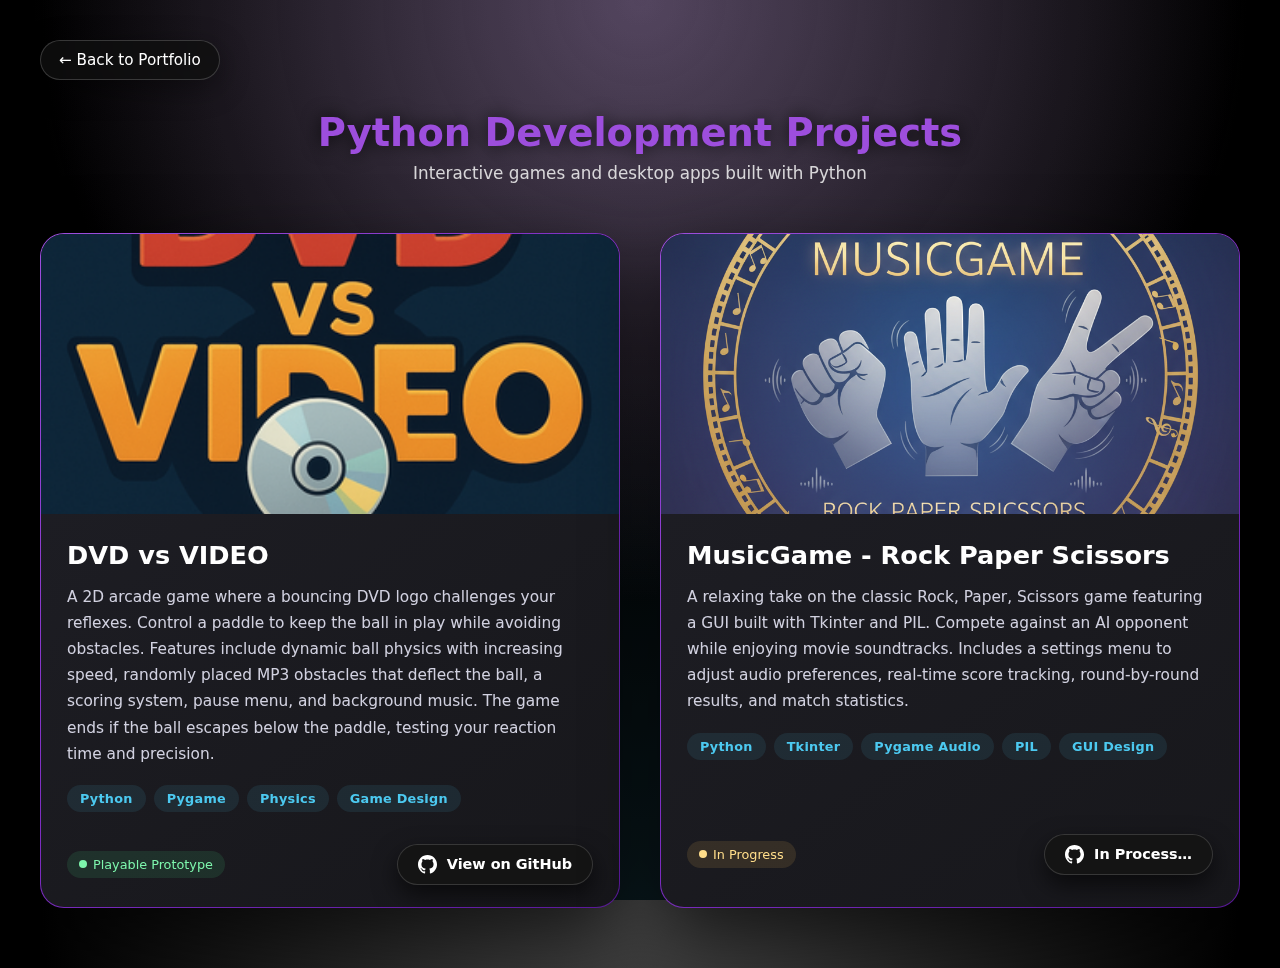
<file: python-projects.html>
<!DOCTYPE html>
<html lang="en">
<head>
  <meta charset="UTF-8" />
  <meta name="viewport" content="width=device-width, initial-scale=1.0" />
  <title>Python Projects - Pablo Belascoain</title>
  <link rel="stylesheet" href="../css/style-python.css" />
  <link rel="icon" type="image/x-icon" href="../img/favicon.ico" />
</head>
<body>
  <div class="python-page">
    <div class="python-page-gradient"></div>

    <div class="container">
      <a href="index.html" class="back-button" rel="noopener noreferrer">← Back to Portfolio</a>

      <header class="page-header">
        <h1>Python Development Projects</h1>
        <p>Interactive games and desktop apps built with Python</p>
      </header>

      <section class="projects-section" aria-label="Python projects">
        <div class="projects-grid">
          <!-- Project 1: DVD vs VIDEO -->
          <article class="project-card">
            <div class="project-image">
              <img
                src="../img/ChatGPT Image 6 oct 2025, 18_53_20 (2).png"
                alt="DVD vs VIDEO game cover"
                loading="lazy"
                decoding="async"
              />
            </div>
            <div class="project-content">
              <h3 class="project-title">DVD vs VIDEO</h3>
              <p class="project-description">
                A 2D arcade game where a bouncing DVD logo challenges your reflexes. Control a paddle to keep the ball in play while avoiding obstacles. Features include dynamic ball physics with increasing speed, randomly placed MP3 obstacles that deflect the ball, a scoring system, pause menu, and background music. The game ends if the ball escapes below the paddle, testing your reaction time and precision.
              </p>

              <div class="technologies">
                <span class="tech-tag">Python</span>
                <span class="tech-tag">Pygame</span>
                <span class="tech-tag">Physics</span>
                <span class="tech-tag">Game Design</span>
              </div>

              <div class="project-footer">
                <span class="project-status live">Playable Prototype</span>
                <a href="https://github.com/PabloBelascoain" class="github-button" target="_blank" rel="noopener noreferrer">
                  <svg class="github-icon" viewBox="0 0 24 24" xmlns="http://www.w3.org/2000/svg" aria-hidden="true" focusable="false">
                    <path d="M12 0c-6.626 0-12 5.373-12 12 0 5.302 3.438 9.8 8.207 11.387.599.111.793-.261.793-.577v-2.234c-3.338.726-4.033-1.416-4.033-1.416-.546-1.387-1.333-1.756-1.333-1.756-1.089-.745.083-.729.083-.729 1.205.084 1.839 1.237 1.839 1.237 1.07 1.834 2.807 1.304 3.492.997.107-.775.418-1.305.762-1.604-2.665-.305-5.467-1.334-5.467-5.931 0-1.311.469-2.381 1.236-3.221-.124-.303-.535-1.524.117-3.176 0 0 1.008-.322 3.301 1.23.957-.266 1.983-.399 3.003-.404 1.02.005 2.047.138 3.006.404 2.291-1.552 3.297-1.23 3.297-1.23.653 1.653.242 2.874.118 3.176.77.84 1.235 1.911 1.235 3.221 0 4.609-2.807 5.624-5.479 5.921.43.372.823 1.102.823 2.222v3.293c0 .319.192.694.801.576 4.765-1.589 8.199-6.086 8.199-11.386 0-6.627-5.373-12-12-12z" />
                  </svg>
                  View on GitHub
                </a>
              </div>
            </div>
          </article>

          <!-- Project 2: MusicGame (Rock Paper Scissors) -->
          <article class="project-card">
            <div class="project-image">
              <img
                src="../img/unnamed.png"
                alt="MusicGame Rock Paper Scissors cover"
                loading="lazy"
                decoding="async"
              />
            </div>
            <div class="project-content">
              <h3 class="project-title">MusicGame - Rock Paper Scissors</h3>
              <p class="project-description">
                A relaxing take on the classic Rock, Paper, Scissors game featuring a GUI built with Tkinter and PIL. Compete against an AI opponent while enjoying movie soundtracks. Includes a settings menu to adjust audio preferences, real-time score tracking, round-by-round results, and match statistics.
              </p>

              <div class="technologies">
                <span class="tech-tag">Python</span>
                <span class="tech-tag">Tkinter</span>
                <span class="tech-tag">Pygame Audio</span>
                <span class="tech-tag">PIL</span>
                <span class="tech-tag">GUI Design</span>
              </div>
              <hr>
              <hr>
              <hr>
              <div class="project-footer">
                <span class="project-status wip">In Progress</span>
                <a href="https://github.com/PabloBelascoain" class="github-button" target="_blank" rel="noopener noreferrer">
                  <svg class="github-icon" viewBox="0 0 24 24" xmlns="http://www.w3.org/2000/svg" aria-hidden="true" focusable="false">
                    <path d="M12 0c-6.626 0-12 5.373-12 12 0 5.302 3.438 9.8 8.207 11.387.599.111.793-.261.793-.577v-2.234c-3.338.726-4.033-1.416-4.033-1.416-.546-1.387-1.333-1.756-1.333-1.756-1.089-.745.083-.729.083-.729 1.205.084 1.839 1.237 1.839 1.237 1.07 1.834 2.807 1.304 3.492.997.107-.775.418-1.305.762-1.604-2.665-.305-5.467-1.334-5.467-5.931 0-1.311.469-2.381 1.236-3.221-.124-.303-.535-1.524.117-3.176 0 0 1.008-.322 3.301 1.23.957-.266 1.983-.399 3.003-.404 1.02.005 2.047.138 3.006.404 2.291-1.552 3.297-1.23 3.297-1.23.653 1.653.242 2.874.118 3.176.77.84 1.235 1.911 1.235 3.221 0 4.609-2.807 5.624-5.479 5.921.43.372.823 1.102.823 2.222v3.293c0 .319.192.694.801.576 4.765-1.589 8.199-6.086 8.199-11.386 0-6.627-5.373-12-12-12z" />
                  </svg>
                  In Process…
                </a>
              </div>
            </div>
          </article>
        </div>
      </section>
    </div>
  </div>

  <script>
    // Animación de entrada con Intersection Observer
    (function () {
      const cards = document.querySelectorAll('.project-card');
      if (!cards.length) return;

      const prefersReducedMotion = window.matchMedia &&
        window.matchMedia('(prefers-reduced-motion: reduce)').matches;

      // IntersectionObserver sólo si está disponible y no se prefiere menos movimiento
      if ('IntersectionObserver' in window && !prefersReducedMotion) {
        const observer = new IntersectionObserver(
          (entries) => {
            entries.forEach((entry) => {
              if (entry.isIntersecting) {
                entry.target.classList.add('in-view');
                observer.unobserve(entry.target);
              }
            });
          },
          { threshold: 0.2 }
        );

        cards.forEach((card) => observer.observe(card));
      } else {
        // Fallback: muestra las tarjetas sin animación extra
        cards.forEach((card) => card.classList.add('in-view'));
      }

      // Efecto "tilt" suave en las tarjetas (solo si no se prefiere menos movimiento)
      if (!prefersReducedMotion) {
        cards.forEach((card) => {
          card.addEventListener('mousemove', (e) => {
            const rect = card.getBoundingClientRect();
            const x = (e.clientX - rect.left) / rect.width - 0.5;
            const y = (e.clientY - rect.top) / rect.height - 0.5;

            const rotateX = -y * 7; // ligeramente
            const rotateY = x * 7;

            card.style.transform = `translateY(-8px) rotateX(${rotateX}deg) rotateY(${rotateY}deg)`;
          });

          card.addEventListener('mouseleave', () => {
            card.style.transform = '';
          });
        });
      } else {
        // Respeta usuarios con prefiere menos movimiento: sin transformaciones JS
        cards.forEach((card) => {
          card.style.transform = 'none';
          card.style.transition = 'none';
        });
      }
    })();
  </script>
</body>
</html>
</file>
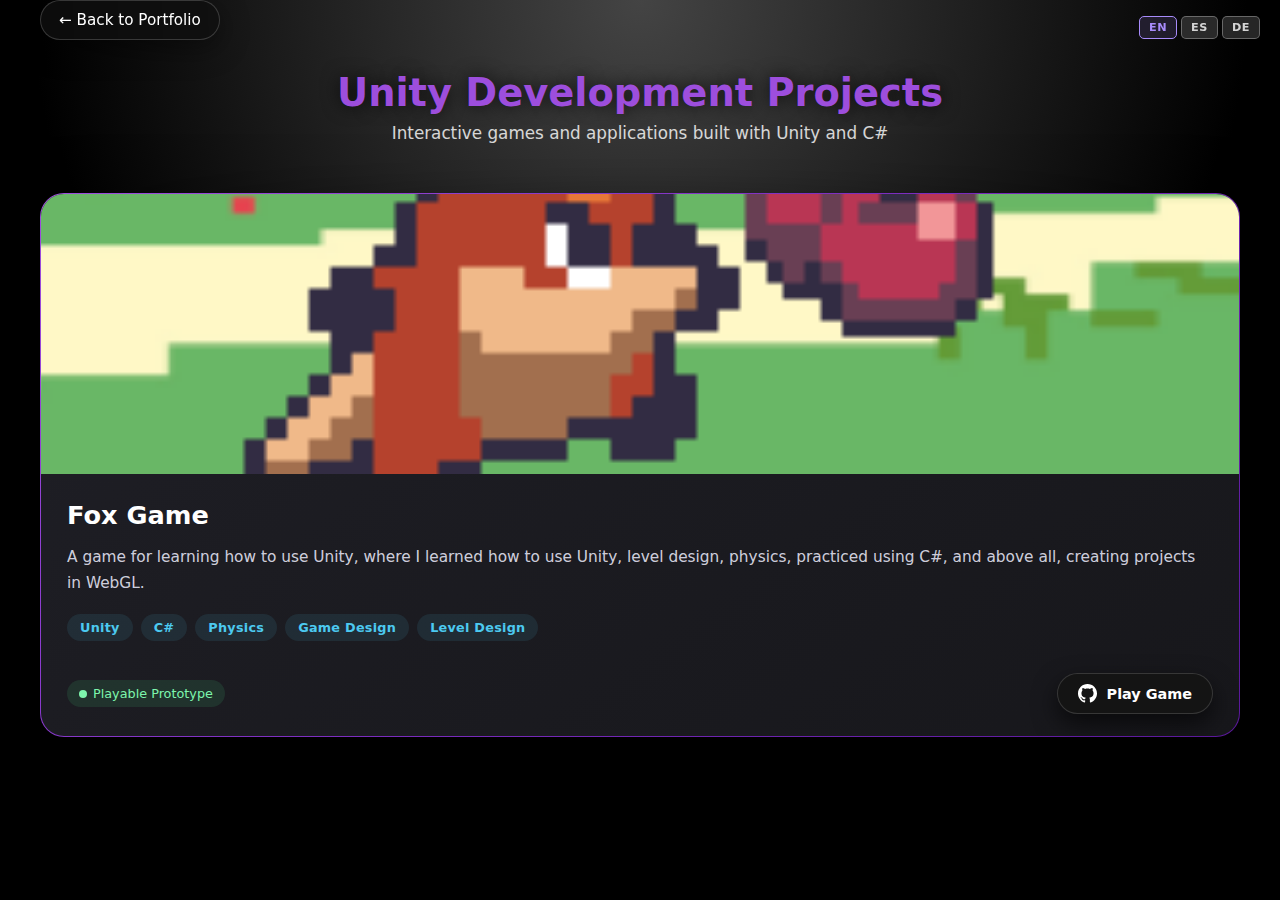
<file: unity-projects.html>
<!DOCTYPE html>
<html lang="en">
<head>
  <meta charset="UTF-8" />
  <meta name="viewport" content="width=device-width, initial-scale=1.0" />
  <title>Unity Projects - Pablo Belascoain</title>
  <link rel="stylesheet" href="../css/styleProjects.css" />
  <link rel="icon" type="image/x-icon" href="../img/favicon.ico" />
  <style>
    .lang-switcher-sub {
      position: fixed;
      top: 16px;
      right: 20px;
      display: flex;
      gap: 4px;
      z-index: 1000;
    }
    .lang-btn {
      background: rgba(255,255,255,0.15);
      backdrop-filter: blur(8px);
      border: 1.5px solid rgba(255,255,255,0.3);
      color: rgba(255,255,255,0.8);
      font-size: 0.7rem;
      font-weight: 600;
      letter-spacing: 0.05em;
      padding: 4px 9px;
      border-radius: 5px;
      cursor: pointer;
      transition: all 0.2s ease;
      font-family: inherit;
    }
    .lang-btn:hover { background: rgba(255,255,255,0.25); color: #fff; }
    .lang-btn--active { border-color: #a78bfa; color: #a78bfa; background: rgba(167,139,250,0.15); }
  </style>
</head>
<body>
  <div class="unity-headerpage">
    <div class="unity-headerpage-gradient"></div>

    <!-- LANGUAGE SWITCHER -->
    <div class="lang-switcher-sub" role="group" aria-label="Language selector">
      <button class="lang-btn lang-btn--active" data-lang="en" onclick="switchLang('en')">EN</button>
      <button class="lang-btn" data-lang="es" onclick="switchLang('es')">ES</button>
      <button class="lang-btn" data-lang="de" onclick="switchLang('de')">DE</button>
    </div>

    <div class="container">
      <a href="index.html" class="back-button" id="backBtn" rel="noopener noreferrer">← Back to Portfolio</a>

      <header class="page-header">
        <h1 id="pageTitle">Unity Development Projects</h1>
        <p id="pageSubtitle">Interactive games and applications built with Unity and C#</p>
      </header>

      <section class="projects-section" aria-label="Unity projects">
        <div class="projects-grid">
          <!-- Project 1: Fox Game -->
          <article class="project-card">
            <div class="project-image">
              <img src="../img/logofoxgame.png" alt="Fox Game" loading="lazy" decoding="async" />
            </div>
            <div class="project-content">
              <h3 class="project-title" data-proj="fox.title">Fox Game</h3>
              <p class="project-description" data-proj="fox.desc">
                A game for learning how to use Unity, where I learned how to use Unity, level design, physics, practiced using C#, and above all, creating projects in WebGL.
              </p>
              <div class="technologies">
                <span class="tech-tag">Unity</span>
                <span class="tech-tag">C#</span>
                <span class="tech-tag">Physics</span>
                <span class="tech-tag">Game Design</span>
                <span class="tech-tag">Level Design</span>
              </div>
              <div class="project-footer">
                <span class="project-status live" data-proj="status.playable">Playable Prototype</span>
                <a href="https://foxgameunity.netlify.app/" class="github-button" target="_blank" rel="noopener noreferrer">
                  <svg class="github-icon" viewBox="0 0 24 24" xmlns="http://www.w3.org/2000/svg" aria-hidden="true" focusable="false">
                    <path d="M12 0c-6.626 0-12 5.373-12 12 0 5.302 3.438 9.8 8.207 11.387.599.111.793-.261.793-.577v-2.234c-3.338.726-4.033-1.416-4.033-1.416-.546-1.387-1.333-1.756-1.333-1.756-1.089-.745.083-.729.083-.729 1.205.084 1.839 1.237 1.839 1.237 1.07 1.834 2.807 1.304 3.492.997.107-.775.418-1.305.762-1.604-2.665-.305-5.467-1.334-5.467-5.931 0-1.311.469-2.381 1.236-3.221-.124-.303-.535-1.524.117-3.176 0 0 1.008-.322 3.301 1.23.957-.266 1.983-.399 3.003-.404 1.02.005 2.047.138 3.006.404 2.291-1.552 3.297-1.23 3.297-1.23.653 1.653.242 2.874.118 3.176.77.84 1.235 1.911 1.235 3.221 0 4.609-2.807 5.624-5.479 5.921.43.372.823 1.102.823 2.222v3.293c0 .319.192.694.801.576 4.765-1.589 8.199-6.086 8.199-11.386 0-6.627-5.373-12-12-12z" />
                  </svg>
                  <span data-proj="btn.play">Play Game</span>
                </a>
              </div>
            </div>
          </article>
        </div>
      </section>
    </div>
  </div>

  <script>
    const T = {
      en: {
        "back": "← Back to Portfolio",
        "page.title": "Unity Development Projects",
        "page.subtitle": "Interactive games and applications built with Unity and C#",
        "fox.title": "Fox Game",
        "fox.desc": "A game for learning how to use Unity, where I learned how to use Unity, level design, physics, practiced using C#, and above all, creating projects in WebGL.",
        "status.playable": "Playable Prototype",
        "btn.play": "Play Game"
      },
      es: {
        "back": "← Volver al Portfolio",
        "page.title": "Proyectos de Desarrollo en Unity",
        "page.subtitle": "Juegos interactivos y aplicaciones creados con Unity y C#",
        "fox.title": "Fox Game",
        "fox.desc": "Un juego para aprender a usar Unity, donde aprendí diseño de niveles, físicas, programación en C# y, sobre todo, la creación de proyectos en WebGL.",
        "status.playable": "Prototipo Jugable",
        "btn.play": "Jugar"
      },
      de: {
        "back": "← Zurück zum Portfolio",
        "page.title": "Unity-Entwicklungsprojekte",
        "page.subtitle": "Interaktive Spiele und Anwendungen mit Unity und C# erstellt",
        "fox.title": "Fox Game",
        "fox.desc": "Ein Spiel zum Erlernen von Unity, bei dem ich Level-Design, Physik, C#-Programmierung und vor allem die Erstellung von WebGL-Projekten geübt habe.",
        "status.playable": "Spielbarer Prototyp",
        "btn.play": "Spiel spielen"
      }
    };

    let currentLang = 'en';

    function switchLang(lang) {
      currentLang = lang;
      document.documentElement.lang = lang;
      const t = T[lang];

      document.querySelectorAll('.lang-btn').forEach(btn => {
        btn.classList.toggle('lang-btn--active', btn.dataset.lang === lang);
      });

      document.getElementById('backBtn').textContent = t['back'];
      document.getElementById('pageTitle').textContent = t['page.title'];
      document.getElementById('pageSubtitle').textContent = t['page.subtitle'];

      document.querySelectorAll('[data-proj]').forEach(el => {
        const key = el.dataset.proj;
        if (t[key]) el.textContent = t[key];
      });
    }

    window.switchLang = switchLang;

    // Card animations
    (function () {
      const cards = document.querySelectorAll('.project-card');
      if (!cards.length) return;
      const prefersReducedMotion = window.matchMedia && window.matchMedia('(prefers-reduced-motion: reduce)').matches;
      if ('IntersectionObserver' in window && !prefersReducedMotion) {
        const observer = new IntersectionObserver((entries) => {
          entries.forEach(entry => { if (entry.isIntersecting) { entry.target.classList.add('in-view'); observer.unobserve(entry.target); } });
        }, { threshold: 0.2 });
        cards.forEach(card => observer.observe(card));
      } else {
        cards.forEach(card => card.classList.add('in-view'));
      }
      if (!prefersReducedMotion) {
        cards.forEach(card => {
          card.addEventListener('mousemove', e => {
            const rect = card.getBoundingClientRect();
            const x = (e.clientX - rect.left) / rect.width - 0.5;
            const y = (e.clientY - rect.top) / rect.height - 0.5;
            card.style.transform = `translateY(-8px) rotateX(${-y*7}deg) rotateY(${x*7}deg)`;
          });
          card.addEventListener('mouseleave', () => { card.style.transform = ''; });
        });
      }
    })();
  </script>
</body>
</html>
</file>
<file: css/style-python.css>
:root {
    --bg: #0f0f0f;
    --fg: #f5f5f5;
    --primary: #9d4edd;
    --primary-2: #7b2cbf;
    --primary-3: #5a189a;
    --accent: #4cc9f0;
    --card-1: #1f1f26;
    --card-2: #17171b;
  }
  
  /* Reset básico */
  * {
    margin: 0;
    padding: 0;
    box-sizing: border-box;
  }
  
  html,
  body {
    height: 100%;
  }
  
  body {
    font-family: system-ui, -apple-system, "Segoe UI", Roboto, sans-serif;
    background: radial-gradient(circle at top, #444 0%, #000 55%);
    color: var(--fg);
    min-height: 100vh;
  }
  
  /* ===== Layout general ===== */
  
  .python-page {
    position: relative;
    min-height: 100vh;
    padding: 40px 20px 60px;
    display: flex;
    justify-content: center;
  }
  
  .python-page-gradient {
    position: fixed;
    inset: 0;
    background:
      radial-gradient(circle at top center, rgba(157, 78, 221, 0.18) 0, transparent 55%),
      radial-gradient(circle at bottom, rgba(76, 201, 240, 0.12) 0, transparent 50%);
    pointer-events: none;
    z-index: -1;
  }
  
  .container {
    width: 100%;
    max-width: 1200px;
    margin: 0 auto;
  }
  
  /* ===== Back button ===== */
  
  .back-button {
    display: inline-flex;
    align-items: center;
    gap: 8px;
    margin-bottom: 30px;
    padding: 10px 18px;
    background: rgba(15, 15, 15, 0.8);
    color: #ffffff;
    text-decoration: none;
    border-radius: 999px;
    border: 1px solid rgba(255, 255, 255, 0.18);
    box-shadow: 0 8px 30px rgba(0, 0, 0, 0.4);
    backdrop-filter: blur(10px);
    font-size: 0.95rem;
    font-weight: 500;
    transition: all 0.25s ease;
  }
  
  .back-button:hover {
    transform: translateX(-4px);
    background: rgba(157, 78, 221, 0.18);
    border-color: rgba(157, 78, 221, 0.7);
  }
  
  hr {
    border: none;
  }
  
  /* ===== Cabecera ===== */
  
  .page-header {
    text-align: center;
    margin-bottom: 50px;
    color: var(--fg);
    animation: fadeInDown 0.8s ease both;
  }
  
  .page-header h1 {
    font-size: clamp(2.3rem, 3vw, 3rem);
    margin-bottom: 8px;
    text-shadow: 0 0 18px rgba(0, 0, 0, 0.8);
    color: var(--primary);
  }
  
  .page-header p {
    font-size: 1.05rem;
    opacity: 0.85;
  }
  
  /* ===== Grid de proyectos ===== */
  
  .projects-section {
    position: relative;
  }
  
  .projects-grid {
    display: grid;
    grid-template-columns: repeat(auto-fit, minmax(320px, 1fr));
    gap: 40px;
  }
  
  /* ===== Card ===== */
  
  .project-card {
    position: relative;
    border-radius: 24px;
    background:
      linear-gradient(145deg, var(--card-1), var(--card-2)) padding-box,
      linear-gradient(135deg, var(--primary), var(--primary-2), var(--primary-3)) border-box;
    border: 1px solid transparent;
    box-shadow: 0 25px 70px rgba(0, 0, 0, 0.6);
    overflow: hidden;
    display: flex;
    flex-direction: column;
    transform-origin: center;
    transition: box-shadow 0.35s ease, background 0.35s ease, transform 0.35s ease;
    opacity: 0;
    transform: translateY(35px);
  }
  
  .project-card::before {
    content: "";
    position: absolute;
    inset: 0;
    background: radial-gradient(circle at top left, rgba(255, 255, 255, 0.08), transparent 55%);
    opacity: 0;
    transition: opacity 0.35s ease;
    pointer-events: none;
  }
  
  .project-card.in-view {
    opacity: 1;
    transform: translateY(0);
  }
  
  .project-card:hover {
    box-shadow: 0 30px 90px rgba(157, 78, 221, 0.55);
    background:
      linear-gradient(160deg, #242433, #191921) padding-box,
      linear-gradient(135deg, var(--primary-2), var(--primary), var(--accent)) border-box;
  }
  
  .project-card:hover::before {
    opacity: 1;
  }
  
  /* Imagen */
  .project-image {
    width: 100%;
    height: 280px;
    overflow: hidden;
  }
  
  .project-image img {
    width: 100%;
    height: 100%;
    display: block;
    object-fit: cover;
    transform: scale(1.03);
    transition: transform 0.6s ease;
  }
  
  .project-card:hover .project-image img {
    transform: scale(1.1);
  }
  
  /* Contenido */
  .project-content {
    padding: 26px 26px 22px;
    display: flex;
    flex-direction: column;
    gap: 14px;
  }
  
  .project-title {
    font-size: 1.6rem;
    font-weight: 700;
    color: #ffffff;
  }
  
  .project-description {
    color: rgba(230, 230, 245, 0.9);
    line-height: 1.7;
    font-size: 0.96rem;
  }
  
  /* Tech tags */
  .technologies {
    display: flex;
    flex-wrap: wrap;
    gap: 8px;
    margin-top: 4px;
  }
  
  .tech-tag {
    padding: 6px 13px;
    border-radius: 999px;
    background: rgba(76, 201, 240, 0.1);
    color: var(--accent);
    font-size: 0.8rem;
    font-weight: 600;
    letter-spacing: 0.02em;
  }
  
  /* Footer de la card */
  
  .project-footer {
    margin-top: 18px;
    display: flex;
    align-items: center;
    justify-content: space-between;
    gap: 12px;
    flex-wrap: wrap;
  }
  
  .project-status {
    font-size: 0.8rem;
    padding: 6px 12px;
    border-radius: 999px;
    display: inline-flex;
    align-items: center;
    gap: 6px;
  }
  
  .project-status::before {
    content: "";
    width: 8px;
    height: 8px;
    border-radius: 999px;
    background: #fff;
  }
  
  .project-status.live {
    background: rgba(72, 225, 134, 0.12);
    color: #7df5ac;
  }
  
  .project-status.live::before {
    background: #7df5ac;
  }
  
  .project-status.wip {
    background: rgba(255, 196, 87, 0.12);
    color: #ffdd8a;
  }
  
  .project-status.wip::before {
    background: #ffdd8a;
  }
  
  /* Botón GitHub */
  
  .github-button {
    display: inline-flex;
    align-items: center;
    justify-content: center;
    gap: 10px;
    padding: 10px 20px;
    border-radius: 999px;
    background: #141414;
    color: #ffffff;
    text-decoration: none;
    font-size: 0.9rem;
    font-weight: 600;
    border: 1px solid rgba(255, 255, 255, 0.15);
    box-shadow: 0 10px 25px rgba(0, 0, 0, 0.6);
    transition: all 0.25s ease;
  }
  
  .github-button:hover {
    background: #000;
    border-color: rgba(157, 78, 221, 0.7);
    transform: translateY(-2px);
  }
  
  .github-icon {
    width: 19px;
    height: 19px;
    fill: currentColor;
  }
  
  /* ===== Animaciones clave ===== */
  
  @keyframes fadeInDown {
    from {
      opacity: 0;
      transform: translateY(-18px);
    }
    to {
      opacity: 1;
      transform: translateY(0);
    }
  }
  
  /* ===== Responsivo ===== */
  
  @media (max-width: 900px) {
    .python-page {
      padding-top: 24px;
    }
  
    .page-header {
      margin-bottom: 36px;
    }
  
    .project-image {
      height: 230px;
    }
  }
  
  @media (max-width: 600px) {
    .python-page {
      padding: 24px 14px 40px;
    }
  
    .project-content {
      padding: 20px 18px 18px;
    }
  
    .project-title {
      font-size: 1.4rem;
    }
  
    .project-description {
      font-size: 0.9rem;
    }
  }
  
  /* Respeta usuarios que prefieren menos movimiento */
  
  @media (prefers-reduced-motion: reduce) {
    * {
      animation: none !important;
      transition: none !important;
    }
  
    .project-card {
      transform: none !important;
    }
  }
</file>
<file: css/styleProjects.css>
:root {
    --bg: #0f0f0f;
    --fg: #f5f5f5;
    --primary: #9d4edd;
    --primary-2: #7b2cbf;
    --primary-3: #5a189a;
    --accent: #4cc9f0;
    --card-1: #1f1f26;
    --card-2: #17171b;
  }
  
  /* Reset básico */
  * {
    margin: 0;
    padding: 0;
    box-sizing: border-box;
  }
  
  html,
  body {
    height: 100%;
  }
  
  body {
    font-family: system-ui, -apple-system, "Segoe UI", Roboto, sans-serif;
    background: radial-gradient(circle at top, #444 0%, #000 55%);
    color: var(--fg);
    min-height: 100vh;
  }
  
  /* ===== Layout general ===== */
  
  .python-page {
    position: relative;
    min-height: 100vh;
    padding: 40px 20px 60px;
    display: flex;
    justify-content: center;
  }
  
  .python-page-gradient {
    position: fixed;
    inset: 0;
    background:
      radial-gradient(circle at top center, rgba(157, 78, 221, 0.18) 0, transparent 55%),
      radial-gradient(circle at bottom, rgba(76, 201, 240, 0.12) 0, transparent 50%);
    pointer-events: none;
    z-index: -1;
  }
  
  .container {
    width: 100%;
    max-width: 1200px;
    margin: 0 auto;
  }
  
  /* ===== Back button ===== */
  
  .back-button {
    display: inline-flex;
    align-items: center;
    gap: 8px;
    margin-bottom: 30px;
    padding: 10px 18px;
    background: rgba(15, 15, 15, 0.8);
    color: #ffffff;
    text-decoration: none;
    border-radius: 999px;
    border: 1px solid rgba(255, 255, 255, 0.18);
    box-shadow: 0 8px 30px rgba(0, 0, 0, 0.4);
    backdrop-filter: blur(10px);
    font-size: 0.95rem;
    font-weight: 500;
    transition: all 0.25s ease;
  }
  
  .back-button:hover {
    transform: translateX(-4px);
    background: rgba(157, 78, 221, 0.18);
    border-color: rgba(157, 78, 221, 0.7);
  }
  
  hr {
    border: none;
  }
  
  /* ===== Cabecera ===== */
  
  .page-header {
    text-align: center;
    margin-bottom: 50px;
    color: var(--fg);
    animation: fadeInDown 0.8s ease both;
  }
  
  .page-header h1 {
    font-size: clamp(2.3rem, 3vw, 3rem);
    margin-bottom: 8px;
    text-shadow: 0 0 18px rgba(0, 0, 0, 0.8);
    color: var(--primary);
  }
  
  .page-header p {
    font-size: 1.05rem;
    opacity: 0.85;
  }
  
  /* ===== Grid de proyectos ===== */
  
  .projects-section {
    position: relative;
  }
  
  .projects-grid {
    display: grid;
    grid-template-columns: repeat(auto-fit, minmax(320px, 1fr));
    gap: 40px;
  }
  
  /* ===== Card ===== */
  
  .project-card {
    position: relative;
    border-radius: 24px;
    background:
      linear-gradient(145deg, var(--card-1), var(--card-2)) padding-box,
      linear-gradient(135deg, var(--primary), var(--primary-2), var(--primary-3)) border-box;
    border: 1px solid transparent;
    box-shadow: 0 25px 70px rgba(0, 0, 0, 0.6);
    overflow: hidden;
    display: flex;
    flex-direction: column;
    transform-origin: center;
    transition: box-shadow 0.35s ease, background 0.35s ease, transform 0.35s ease;
    opacity: 0;
    transform: translateY(35px);
  }
  
  .project-card::before {
    content: "";
    position: absolute;
    inset: 0;
    background: radial-gradient(circle at top left, rgba(255, 255, 255, 0.08), transparent 55%);
    opacity: 0;
    transition: opacity 0.35s ease;
    pointer-events: none;
  }
  
  .project-card.in-view {
    opacity: 1;
    transform: translateY(0);
  }
  
  .project-card:hover {
    box-shadow: 0 30px 90px rgba(157, 78, 221, 0.55);
    background:
      linear-gradient(160deg, #242433, #191921) padding-box,
      linear-gradient(135deg, var(--primary-2), var(--primary), var(--accent)) border-box;
  }
  
  .project-card:hover::before {
    opacity: 1;
  }
  
  /* Imagen */
  .project-image {
    width: 100%;
    height: 280px;
    overflow: hidden;
  }
  
  .project-image img {
    width: 100%;
    height: 100%;
    display: block;
    object-fit: cover;
    transform: scale(1.03);
    transition: transform 0.6s ease;
  }
  
  .project-card:hover .project-image img {
    transform: scale(1.1);
  }
  
  /* Contenido */
  .project-content {
    padding: 26px 26px 22px;
    display: flex;
    flex-direction: column;
    gap: 14px;
  }
  
  .project-title {
    font-size: 1.6rem;
    font-weight: 700;
    color: #ffffff;
  }
  
  .project-description {
    color: rgba(230, 230, 245, 0.9);
    line-height: 1.7;
    font-size: 0.96rem;
  }
  
  /* Tech tags */
  .technologies {
    display: flex;
    flex-wrap: wrap;
    gap: 8px;
    margin-top: 4px;
  }
  
  .tech-tag {
    padding: 6px 13px;
    border-radius: 999px;
    background: rgba(76, 201, 240, 0.1);
    color: var(--accent);
    font-size: 0.8rem;
    font-weight: 600;
    letter-spacing: 0.02em;
  }
  
  /* Footer de la card */
  
  .project-footer {
    margin-top: 18px;
    display: flex;
    align-items: center;
    justify-content: space-between;
    gap: 12px;
    flex-wrap: wrap;
  }
  
  .project-status {
    font-size: 0.8rem;
    padding: 6px 12px;
    border-radius: 999px;
    display: inline-flex;
    align-items: center;
    gap: 6px;
  }
  
  .project-status::before {
    content: "";
    width: 8px;
    height: 8px;
    border-radius: 999px;
    background: #fff;
  }
  
  .project-status.live {
    background: rgba(72, 225, 134, 0.12);
    color: #7df5ac;
  }
  
  .project-status.live::before {
    background: #7df5ac;
  }
  
  .project-status.wip {
    background: rgba(255, 196, 87, 0.12);
    color: #ffdd8a;
  }
  
  .project-status.wip::before {
    background: #ffdd8a;
  }
  
  /* Botón GitHub */
  
  .github-button {
    display: inline-flex;
    align-items: center;
    justify-content: center;
    gap: 10px;
    padding: 10px 20px;
    border-radius: 999px;
    background: #141414;
    color: #ffffff;
    text-decoration: none;
    font-size: 0.9rem;
    font-weight: 600;
    border: 1px solid rgba(255, 255, 255, 0.15);
    box-shadow: 0 10px 25px rgba(0, 0, 0, 0.6);
    transition: all 0.25s ease;
  }
  
  .github-button:hover {
    background: #000;
    border-color: rgba(157, 78, 221, 0.7);
    transform: translateY(-2px);
  }
  
  .github-icon {
    width: 19px;
    height: 19px;
    fill: currentColor;
  }
  
  /* ===== Animaciones clave ===== */
  
  @keyframes fadeInDown {
    from {
      opacity: 0;
      transform: translateY(-18px);
    }
    to {
      opacity: 1;
      transform: translateY(0);
    }
  }
  
  /* ===== Responsivo ===== */
  
  @media (max-width: 900px) {
    .python-page {
      padding-top: 24px;
    }
  
    .page-header {
      margin-bottom: 36px;
    }
  
    .project-image {
      height: 230px;
    }
  }
  
  @media (max-width: 600px) {
    .python-page {
      padding: 24px 14px 40px;
    }
  
    .project-content {
      padding: 20px 18px 18px;
    }
  
    .project-title {
      font-size: 1.4rem;
    }
  
    .project-description {
      font-size: 0.9rem;
    }
  }
  
  /* Respeta usuarios que prefieren menos movimiento */
  
  @media (prefers-reduced-motion: reduce) {
    * {
      animation: none !important;
      transition: none !important;
    }
  
    .project-card {
      transform: none !important;
    }
  }
</file>
